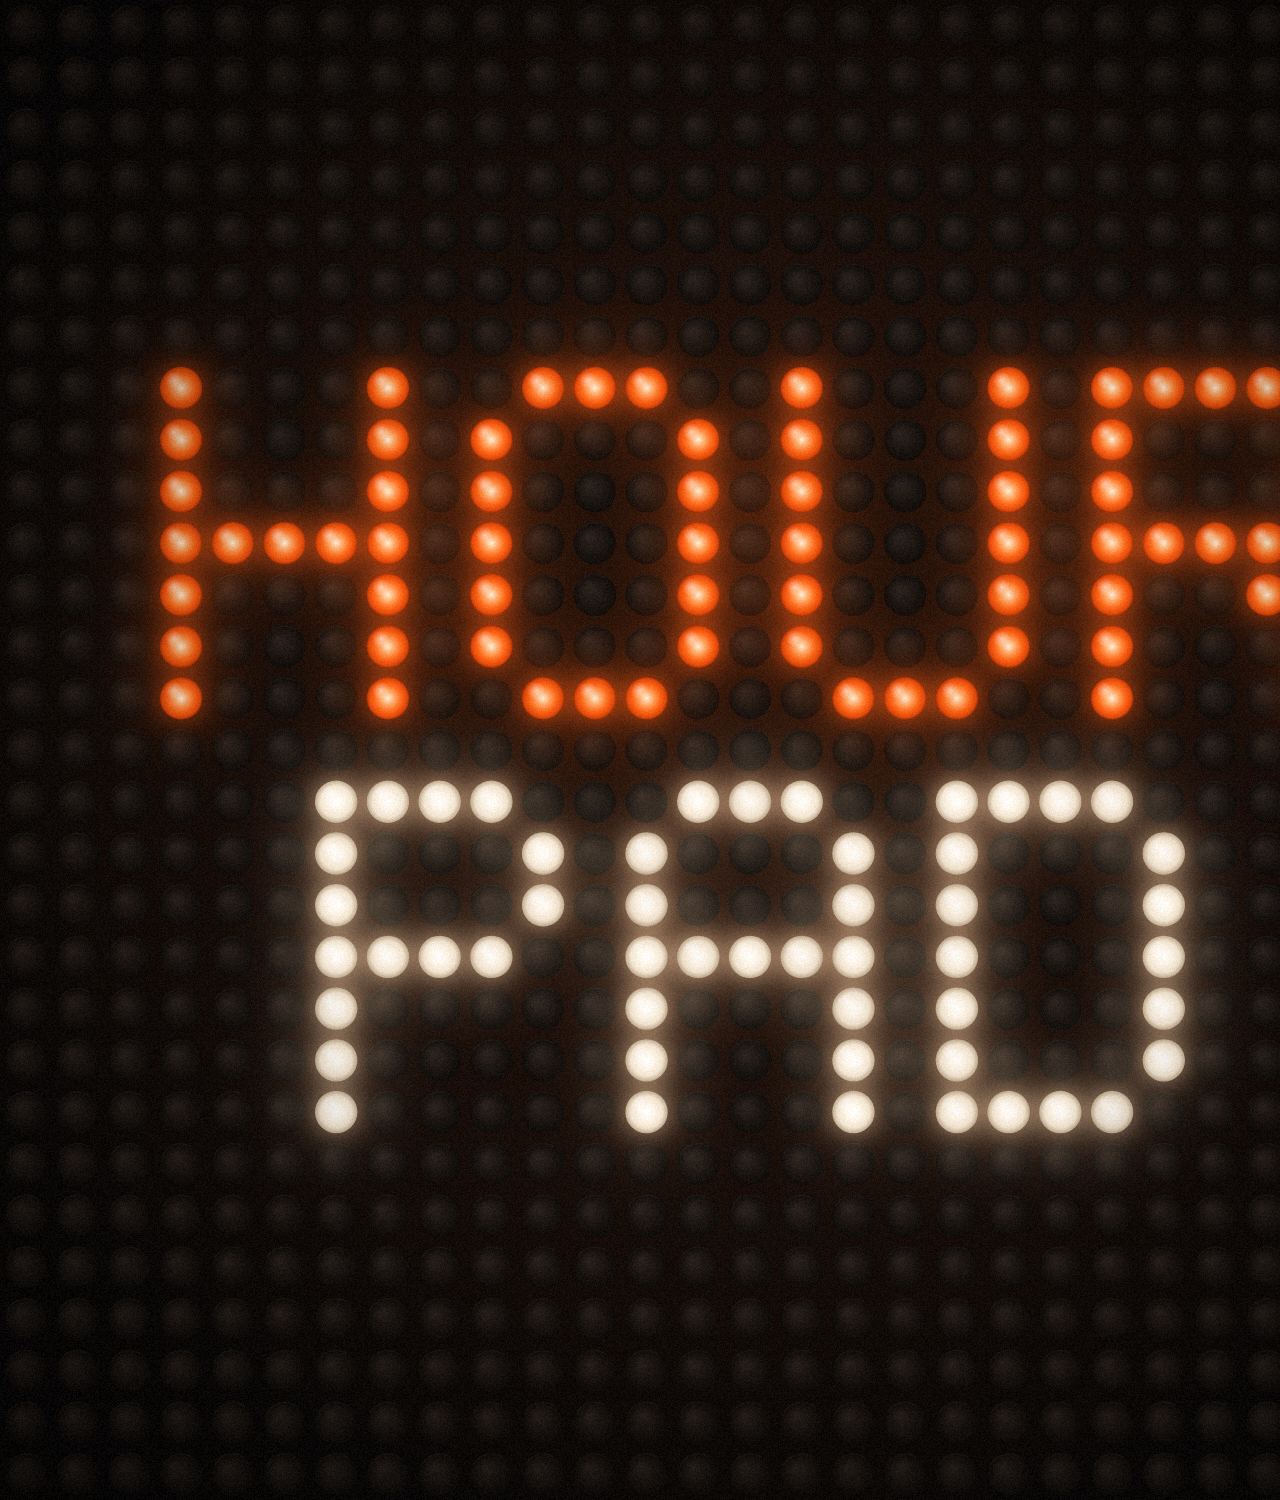
<file: brand/ticker2d.html>
<!doctype html>
<html><head><meta charset="utf-8">
<style>html,body{margin:0;background:#0c0b0a;overflow:hidden}canvas{display:block}</style>
</head><body><canvas id="c" width="1500" height="1500"></canvas>
<script>
// HOURPAD ticker image: a flat LED dot-matrix panel. HOUR lit orange, PAD lit cream, every other dot an unlit lens.
const S = 1500, N = 29, P = S / N
const F = {
  H: ['10001', '10001', '10001', '11111', '10001', '10001', '10001'],
  O: ['01110', '10001', '10001', '10001', '10001', '10001', '01110'],
  U: ['10001', '10001', '10001', '10001', '10001', '10001', '01110'],
  R: ['11110', '10001', '10001', '11110', '10010', '10001', '10001'],
  P: ['11110', '10001', '10001', '11110', '10000', '10000', '10000'],
  A: ['01110', '10001', '10001', '11111', '10001', '10001', '10001'],
  D: ['11110', '10001', '10001', '10001', '10001', '10001', '11110'],
}
const lit = new Map()   // "c,r" -> 'o' | 'w'
function word(txt, c0, r0, kind) {
  let c = c0
  for (const ch of txt) { F[ch].forEach((row, r) => [...row].forEach((b, k) => { if (b === '1') lit.set((c + k) + ',' + (r0 + r), kind) })); c += 6 }
}
word('HOUR', 3, 7, 'o'); word('PAD', 6, 15, 'w')

let seed = 7; const rnd = () => (seed = (seed * 16807) % 2147483647) / 2147483647
const cv = document.getElementById('c'), g = cv.getContext('2d')
const cx = c => (c + 0.5) * P, cy = r => (r + 0.5) * P, R = P * 0.41

// ground: warm black with a soft ember haze behind the lit word
g.fillStyle = '#0b0908'; g.fillRect(0, 0, S, S)
let hz = g.createRadialGradient(S / 2, S * 0.4, 0, S / 2, S * 0.45, S * 0.62)
hz.addColorStop(0, 'rgba(255,90,20,.13)'); hz.addColorStop(1, 'rgba(255,90,20,0)'); g.fillStyle = hz; g.fillRect(0, 0, S, S)

// unlit lenses
for (let r = 0; r < N; r++) for (let c = 0; c < N; c++) {
  if (lit.has(c + ',' + r)) continue
  const x = cx(c), y = cy(r)
  const gr = g.createRadialGradient(x - R * .25, y - R * .3, R * .1, x, y, R)
  gr.addColorStop(0, '#2a211c'); gr.addColorStop(.7, '#17120f'); gr.addColorStop(1, '#0f0c0a')
  g.fillStyle = gr; g.beginPath(); g.arc(x, y, R, 0, 7); g.fill()
  g.strokeStyle = 'rgba(255,220,190,.05)'; g.lineWidth = 1.5; g.beginPath(); g.arc(x, y, R - 1, 3.6, 5.3); g.stroke()
}

// bloom: the lit dots drawn big and blurred underneath
const bl = document.createElement('canvas'); bl.width = bl.height = S; const b = bl.getContext('2d')
for (const [k, kind] of lit) { const [c, r] = k.split(',').map(Number); b.fillStyle = kind === 'o' ? '#ff5a10' : '#ffd9b0'; b.beginPath(); b.arc(cx(c), cy(r), R * 1.05, 0, 7); b.fill() }
g.save(); g.filter = 'blur(38px)'; g.globalAlpha = .55; g.globalCompositeOperation = 'lighter'; g.drawImage(bl, 0, 0); g.filter = 'blur(12px)'; g.globalAlpha = .45; g.drawImage(bl, 0, 0); g.restore()

// lit LEDs: hot core, saturated body, darker rim, a small lens highlight
for (const [k, kind] of lit) {
  const [c, r] = k.split(',').map(Number), x = cx(c), y = cy(r), j = 0.94 + rnd() * 0.08
  const gr = g.createRadialGradient(x, y, 0, x, y, R)
  if (kind === 'o') { gr.addColorStop(0, '#fff1de'); gr.addColorStop(.28, '#ffb071'); gr.addColorStop(.62, '#ff6a1a'); gr.addColorStop(.9, '#e2480a'); gr.addColorStop(1, '#a83104') }
  else { gr.addColorStop(0, '#ffffff'); gr.addColorStop(.35, '#fff6ea'); gr.addColorStop(.75, '#f1e3cf'); gr.addColorStop(1, '#bfa98d') }
  g.globalAlpha = j; g.fillStyle = gr; g.beginPath(); g.arc(x, y, R, 0, 7); g.fill(); g.globalAlpha = 1
  const hl = g.createRadialGradient(x - R * .32, y - R * .36, 0, x - R * .32, y - R * .36, R * .42)
  hl.addColorStop(0, 'rgba(255,255,255,.55)'); hl.addColorStop(1, 'rgba(255,255,255,0)'); g.fillStyle = hl; g.beginPath(); g.arc(x, y, R, 0, 7); g.fill()
}

// vignette + grain
const vg = g.createRadialGradient(S / 2, S / 2, S * .3, S / 2, S / 2, S * .75)
vg.addColorStop(0, 'rgba(0,0,0,0)'); vg.addColorStop(1, 'rgba(0,0,0,.55)'); g.fillStyle = vg; g.fillRect(0, 0, S, S)
const im = g.getImageData(0, 0, S, S), d = im.data
for (let i = 0; i < d.length; i += 4) { const n = (rnd() - .5) * 14; d[i] += n; d[i + 1] += n; d[i + 2] += n }
g.putImageData(im, 0, 0)
document.title = 'done'
</script></body></html>
</file>
